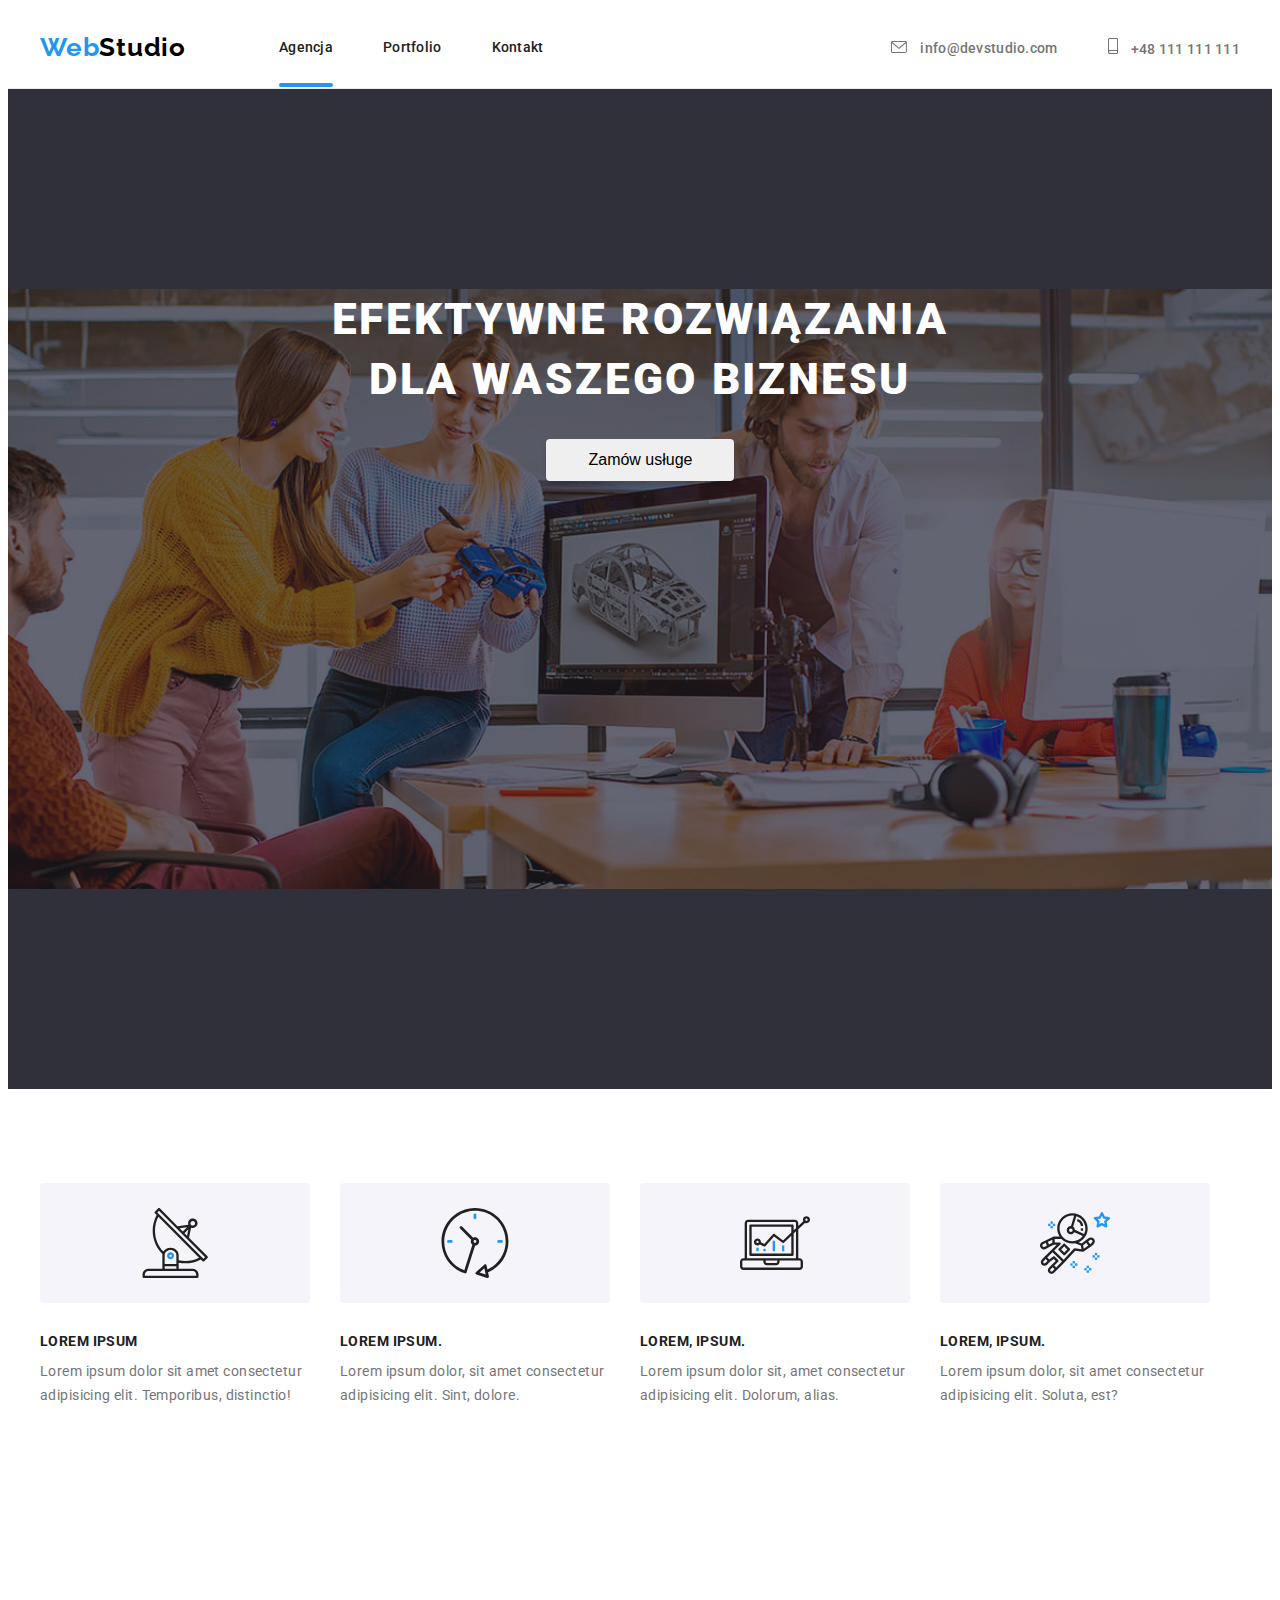
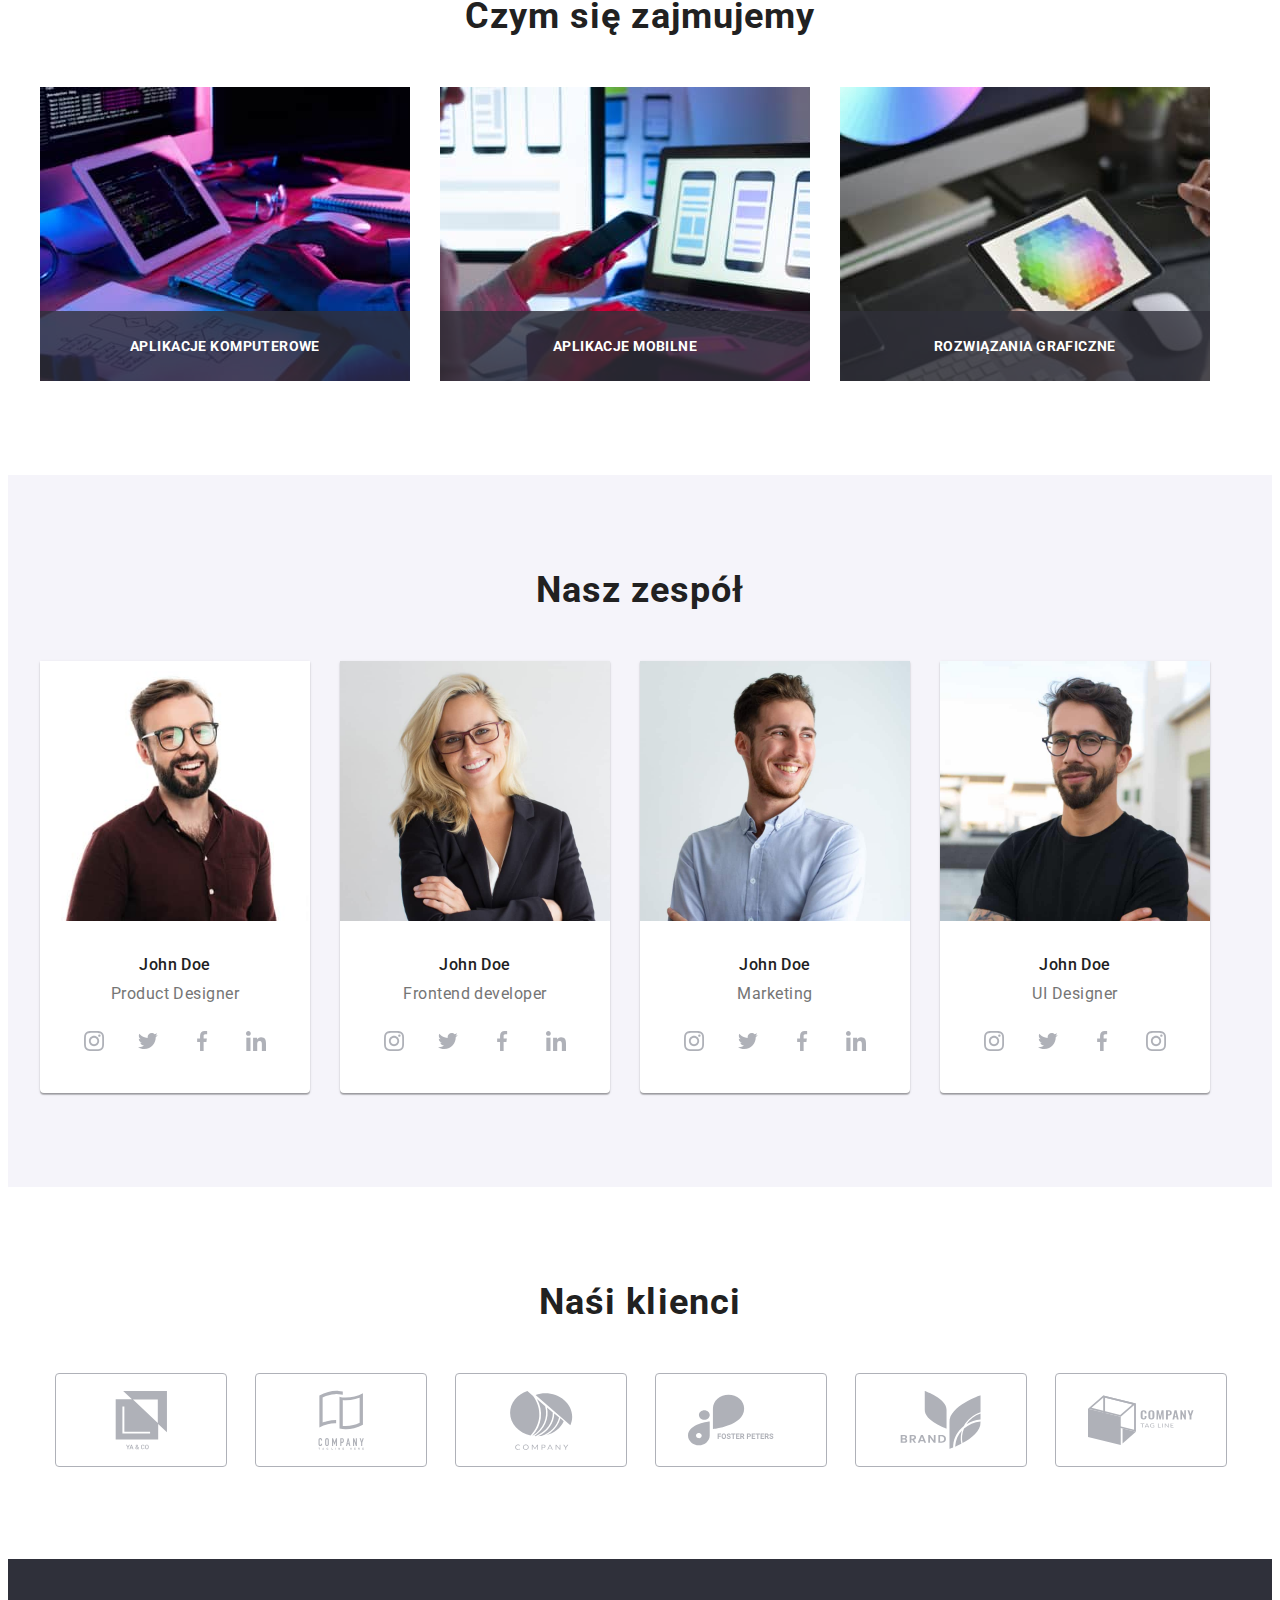
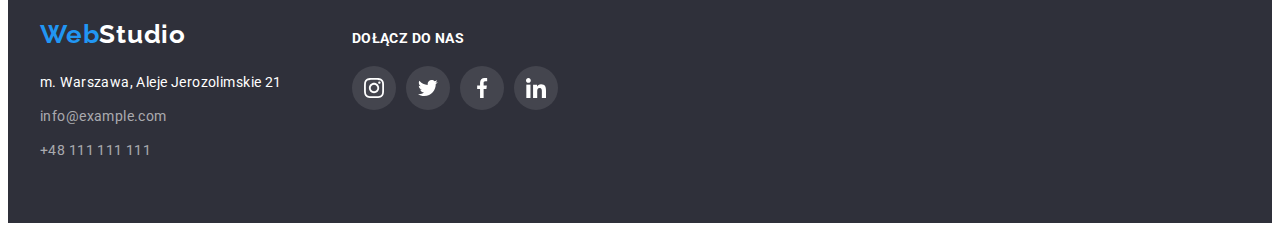
<file: index.html>
<!DOCTYPE html>
<html lang="pl">
  <head>
    <meta charset="UTF-8" />
    <meta http-equiv="X-UA-Compatible" content="IE=edge" />
    <meta name="viewport" content="width=device-width, initial-scale=1.0" />
    <title>goit-markup-hw-01</title>
    <link
      rel="stylesheet"
      href="https://cdnjs.cloudflare.com/ajax/libs/modern-normalize/1.1.0/modern-normalize.min.css"
      integrity="sha512-wpPYUAdjBVSE4KJnH1VR1HeZfpl1ub8YT/NKx4PuQ5NmX2tKuGu6U/JRp5y+Y8XG2tV+wKQpNHVUX03MfMFn9Q=="
      crossorigin="anonymous"
      referrerpolicy="no-referrer"
    />
    <link rel="stylesheet" href="./css/style.css" />
    <link rel="preconnect" href="https://fonts.googleapis.com" />
    <link rel="preconnect" href="https://fonts.gstatic.com" crossorigin />
    <link
      href="https://fonts.googleapis.com/css2?family=Raleway:wght@700&family=Roboto:wght@400;500;700;900&display=swap"
      rel="stylesheet"
    />
  </head>
  <body>
    <header class="top-menu">
      <div class="container nav-menu">
        <nav class="main-navbar">
          <a class="main-logo link" href="./index.html"
            ><span class="first">Web</span><span class="second">Studio</span></a
          >
          <ul class="main-menu list">
            <li class="main-menu-item">
              <a class="menu-link present link" href="#">Agencja</a>
            </li>
            <li class="main-menu-item">
              <a class="menu-link link" href="./portfolio.html">Portfolio</a>
            </li>
            <li class="main-menu-item">
              <a class="menu-link link" href="#logo">Kontakt</a>
            </li>
          </ul>
        </nav>
        <ul class="main-navbar-contacts list">
          <li class="navbar-contact-item">
            <a class="navbar-contacts link" href="maito:info@devstudio.com"
              ><svg class="envelope" width="16px" height="12px">
                <use href="./images/icons.svg#icon-envelope"></use>
              </svg>
              info@devstudio.com</a
            >
          </li>
          <li class="navbar-contact-item">
            <a class="navbar-contacts link" href="tel:+380961111111">
              <svg class="smartphone" width="10px" height="16px">
                <use href="./images/icons.svg#icon-smartphone"></use>
              </svg>
              +48 111 111 111</a
            >
          </li>
        </ul>
      </div>
    </header>
    <main>
      <section class="top section">
        <div class="container">
          <h1 class="section-title">
            EFEKTYWNE ROZWIĄZANIA DLA WASZEGO BIZNESU
          </h1>
          <button data-modal-open type="button" class="modal-button">
            Zamów usługe
          </button>
        </div>
      </section>
      <section class="lorem section">
        <div class="container">
          <ul class="lorem-ipsum list">
            <li class="lorem-ipsum-item">
              <div class="lorem-icon">
                <svg width="70px" height="70px">
                  <use href="./images/icons.svg#icon-antena"></use>
                </svg>
              </div>
              <h4 class="lorem-ipsum-title">Lorem ipsum</h4>
              <p class="lorem-ipsum-text">
                Lorem ipsum dolor sit amet consectetur adipisicing elit.
                Temporibus, distinctio!
              </p>
            </li>
            <li class="lorem-ipsum-item">
              <div class="lorem-icon">
                <svg width="70px" height="70px">
                  <use href="./images/icons.svg#icon-clock"></use>
                </svg>
              </div>
              <h4 class="lorem-ipsum-title">Lorem ipsum.</h4>
              <p class="lorem-ipsum-text">
                Lorem ipsum dolor, sit amet consectetur adipisicing elit. Sint,
                dolore.
              </p>
            </li>
            <li class="lorem-ipsum-item">
              <div class="lorem-icon">
                <svg width="70px" height="70px">
                  <use href="./images/icons.svg#icon-diagram"></use>
                </svg>
              </div>
              <h4 class="lorem-ipsum-title">Lorem, ipsum.</h4>
              <p class="lorem-ipsum-text">
                Lorem ipsum dolor sit, amet consectetur adipisicing elit.
                Dolorum, alias.
              </p>
            </li>
            <li class="lorem-ipsum-item">
              <div class="lorem-icon">
                <svg width="70px" height="70px">
                  <use href="./images/icons.svg#icon-astronaut"></use>
                </svg>
              </div>
              <h4 class="lorem-ipsum-title">Lorem, ipsum.</h4>
              <p class="lorem-ipsum-text">
                Lorem ipsum dolor, sit amet consectetur adipisicing elit.
                Soluta, est?
              </p>
            </li>
          </ul>
        </div>
      </section>
      <section class="activity-type section">
        <div class="container">
          <h2 class="activity-type-title">Czym się zajmujemy</h2>
          <ul class="activity-type-list list">
            <li class="activity-type-item">
              <img
                src="./images/img11.jpg"
                alt="praca programisty"
                width="370"
                height="294"
              />
              <p class="activity-type-text">Aplikacje komputerowe</p>
            </li>
            <li class="activity-type-item">
              <img
                src="./images/img22.jpg"
                alt="tworzenie aplikacji mobilnej"
                width="370"
                height="294"
              />
              <p class="activity-type-text">Aplikacje mobilne</p>
            </li>
            <li class="activity-type-item">
              <img
                src="./images/img33.jpg"
                alt="paletka kolorów"
                width="370"
                height="294"
              />
              <p class="activity-type-text">Rozwiązania graficzne</p>
            </li>
          </ul>
        </div>
      </section>
      <section class="team-member section">
        <div class="container">
          <h2 class="team-members">Nasz zespół</h2>
          <ul class="team-list list">
            <li class="team-members-list">
              <img
                src="./images/img44.jpg"
                alt="projektant produktu"
                width="270"
                height="260"
              />
              <div class="team-member-wrapper">
                <h4 class="team-member-name">John Doe</h4>
                <p class="position">Product Designer</p>
                <ul class="sm-list list">
                  <li class="sm-item">
                    <a href="" class="sm-link link">
                      <svg class="sm-icon" width="20px" height="20px">
                        <use href="./images/icons.svg#icon-instagram"></use>
                      </svg>
                    </a>
                  </li>
                  <li class="sm-item">
                    <a href="" class="sm-link link">
                      <svg class="sm-icon" width="20px" height="20px">
                        <use href="./images/icons.svg#icon-twitter"></use>
                      </svg>
                    </a>
                  </li>
                  <li class="sm-item">
                    <a href="" class="sm-link link">
                      <svg class="sm-icon" width="20px" height="20px">
                        <use href="./images/icons.svg#icon-facebook"></use>
                      </svg>
                    </a>
                  </li>
                  <li class="sm-item">
                    <a href="" class="sm-link link">
                      <svg class="sm-icon" width="20px" height="20px">
                        <use href="./images/icons.svg#icon-linkedin"></use>
                      </svg>
                    </a>
                  </li>
                </ul>
              </div>
            </li>
            <li class="team-members-list">
              <img
                src="./images/img55.jpg"
                alt="frontend programista"
                width="270"
                height="260"
              />
              <div class="team-member-wrapper">
                <h4 class="team-member-name">John Doe</h4>
                <p class="position">Frontend developer</p>
                <ul class="sm-list list">
                  <li class="sm-item">
                    <a href="" class="sm-link link">
                      <svg class="sm-icon" width="20px" height="20px">
                        <use href="./images/icons.svg#icon-instagram"></use>
                      </svg>
                    </a>
                  </li>
                  <li class="sm-item">
                    <a href="" class="sm-link link">
                      <svg class="sm-icon" width="20px" height="20px">
                        <use href="./images/icons.svg#icon-twitter"></use>
                      </svg>
                    </a>
                  </li>
                  <li class="sm-item">
                    <a href="" class="sm-link link">
                      <svg class="sm-icon" width="20px" height="20px">
                        <use href="./images/icons.svg#icon-facebook"></use>
                      </svg>
                    </a>
                  </li>
                  <li class="sm-item">
                    <a href="" class="sm-link link">
                      <svg class="sm-icon" width="20px" height="20px">
                        <use href="./images/icons.svg#icon-linkedin"></use>
                      </svg>
                    </a>
                  </li>
                </ul>
              </div>
            </li>
            <li class="team-members-list">
              <img
                src="./images/img66.jpg"
                alt="pracownik działu marketingu"
                width="270"
                height="260"
              />
              <div class="team-member-wrapper">
                <h4 class="team-member-name">John Doe</h4>
                <p class="position">Marketing</p>
                <ul class="sm-list list">
                  <li class="sm-item">
                    <a href="" class="sm-link link">
                      <svg class="sm-icon" width="20px" height="20px">
                        <use href="./images/icons.svg#icon-instagram"></use>
                      </svg>
                    </a>
                  </li>
                  <li class="sm-item">
                    <a href="" class="sm-link link">
                      <svg class="sm-icon" width="20px" height="20px">
                        <use href="./images/icons.svg#icon-twitter"></use>
                      </svg>
                    </a>
                  </li>
                  <li class="sm-item">
                    <a href="" class="sm-link link">
                      <svg class="sm-icon" width="20px" height="20px">
                        <use href="./images/icons.svg#icon-facebook"></use>
                      </svg>
                    </a>
                  </li>
                  <li class="sm-item">
                    <a href="" class="sm-link link">
                      <svg class="sm-icon" width="20px" height="20px">
                        <use href="./images/icons.svg#icon-linkedin"></use>
                      </svg>
                    </a>
                  </li>
                </ul>
              </div>
            </li>
            <li class="team-members-list">
              <img
                src="./images/img77.jpg"
                alt="UI projektant"
                width="270"
                height="260"
              />
              <div class="team-member-wrapper">
                <h4 class="team-member-name">John Doe</h4>
                <p class="position">UI Designer</p>
                <ul class="sm-list list">
                  <li class="sm-item">
                    <a href="" class="sm-link link">
                      <svg class="sm-icon" width="20px" height="20px">
                        <use href="./images/icons.svg#icon-instagram"></use>
                      </svg>
                    </a>
                  </li>
                  <li class="sm-item">
                    <a href="" class="sm-link link">
                      <svg class="sm-icon" width="20px" height="20px">
                        <use href="./images/icons.svg#icon-twitter"></use>
                      </svg>
                    </a>
                  </li>
                  <li class="sm-item">
                    <a href="" class="sm-link link">
                      <svg class="sm-icon" width="20px" height="20px">
                        <use href="./images/icons.svg#icon-facebook"></use>
                      </svg>
                    </a>
                  </li>
                  <li class="sm-item">
                    <a href="" class="sm-link link">
                      <svg class="sm-icon" width="20px" height="20px">
                        <use href="./images/icons.svg#icon-instagram"></use>
                      </svg>
                    </a>
                  </li>
                </ul>
              </div>
            </li>
          </ul>
        </div>
      </section>
      <section class="client section">
        <div class="container">
          <h2 class="client-title">Naśi klienci</h2>
          <ul class="client-list list">
            <li class="client-item">
              <a class="client-link link" href=""
                ><svg class="client-icon" width="106px" height="60px">
                  <use href="./images/icons.svg#icon-client1"></use>
                </svg>
              </a>
            </li>
            <li class="client-item">
              <a class="client-link link" href=""
                ><svg class="client-icon" width="106px" height="60px">
                  <use href="./images/icons.svg#icon-client2"></use>
                </svg>
              </a>
            </li>
            <li class="client-item">
              <a class="client-link link" href=""
                ><svg class="client-icon" width="106px" height="60px">
                  <use href="./images/icons.svg#icon-client3"></use>
                </svg>
              </a>
            </li>
            <li class="client-item">
              <a class="client-link link" href=""
                ><svg class="client-icon" width="106px" height="60px">
                  <use href="./images/icons.svg#icon-client4"></use>
                </svg>
              </a>
            </li>
            <li class="client-item">
              <a class="client-link link" href=""
                ><svg class="client-icon" width="106px" height="60px">
                  <use href="./images/icons.svg#icon-client5"></use>
                </svg>
              </a>
            </li>
            <li class="client-item">
              <a class="client-link link" href=""
                ><svg class="client-icon" width="106px" height="60px">
                  <use href="./images/icons.svg#icon-client6"></use>
                </svg>
              </a>
            </li>
          </ul>
        </div>
      </section>
    </main>
    <footer class="footer-contacts">
      <div class="footer-wrapper container">
        <div class="address-wrapper">
          <a id="logo" class="footer-logo link" href="./index.html"
            ><span class="first">Web</span
            ><span class="second-logo">Studio</span></a
          >
          <address class="footer-address-list">
            <ul class="footer-contact list">
              <li class="address-line">
                <a href="" class="link">m. Warszawa, Aleje Jerozolimskie 21</a>
              </li>
              <li class="mail-link">
                <a class="link" href="mailto:info@example.com"
                  >info@example.com</a
                >
              </li>
              <li class="tel-number">
                <a class="link" href="tel:+48111111111">+48 111 111 111</a>
              </li>
            </ul>
          </address>
        </div>

        <div class="sm-container">
          <h2 class="sm-header">Dołącz do nas</h2>
          <ul class="footer-sm-list list">
            <li class="footer-sm-item">
              <a class="footer-sm-link link" href=""
                ><svg class="footer-sm-icon" width="20px" height="20px">
                  <use href="./images/icons.svg#icon-instagram"></use>
                </svg>
              </a>
            </li>
            <li class="footer-sm-item">
              <a class="footer-sm-link link" href=""
                ><svg class="footer-sm-icon" width="20px" height="20px">
                  <use href="./images/icons.svg#icon-twitter"></use>
                </svg>
              </a>
            </li>
            <li class="footer-sm-item">
              <a class="footer-sm-link link" href=""
                ><svg class="footer-sm-icon" width="20px" height="20px">
                  <use href="./images/icons.svg#icon-facebook"></use>
                </svg>
              </a>
            </li>
            <li class="footer-sm-item">
              <a class="footer-sm-link link" href=""
                ><svg class="footer-sm-icon" width="20px" height="20px">
                  <use href="./images/icons.svg#icon-linkedin"></use>
                </svg>
              </a>
            </li>
          </ul>
        </div>
      </div>
    </footer>
    <div class="backdrop is-hidden" data-modal>
            <div class="modal">
              <button data-modal-close type="button" class="backdrop-button">
                x
              </button>
            </div>
          </div>
    <script src="modal.js"></script>
  </body>
</html>
</file>
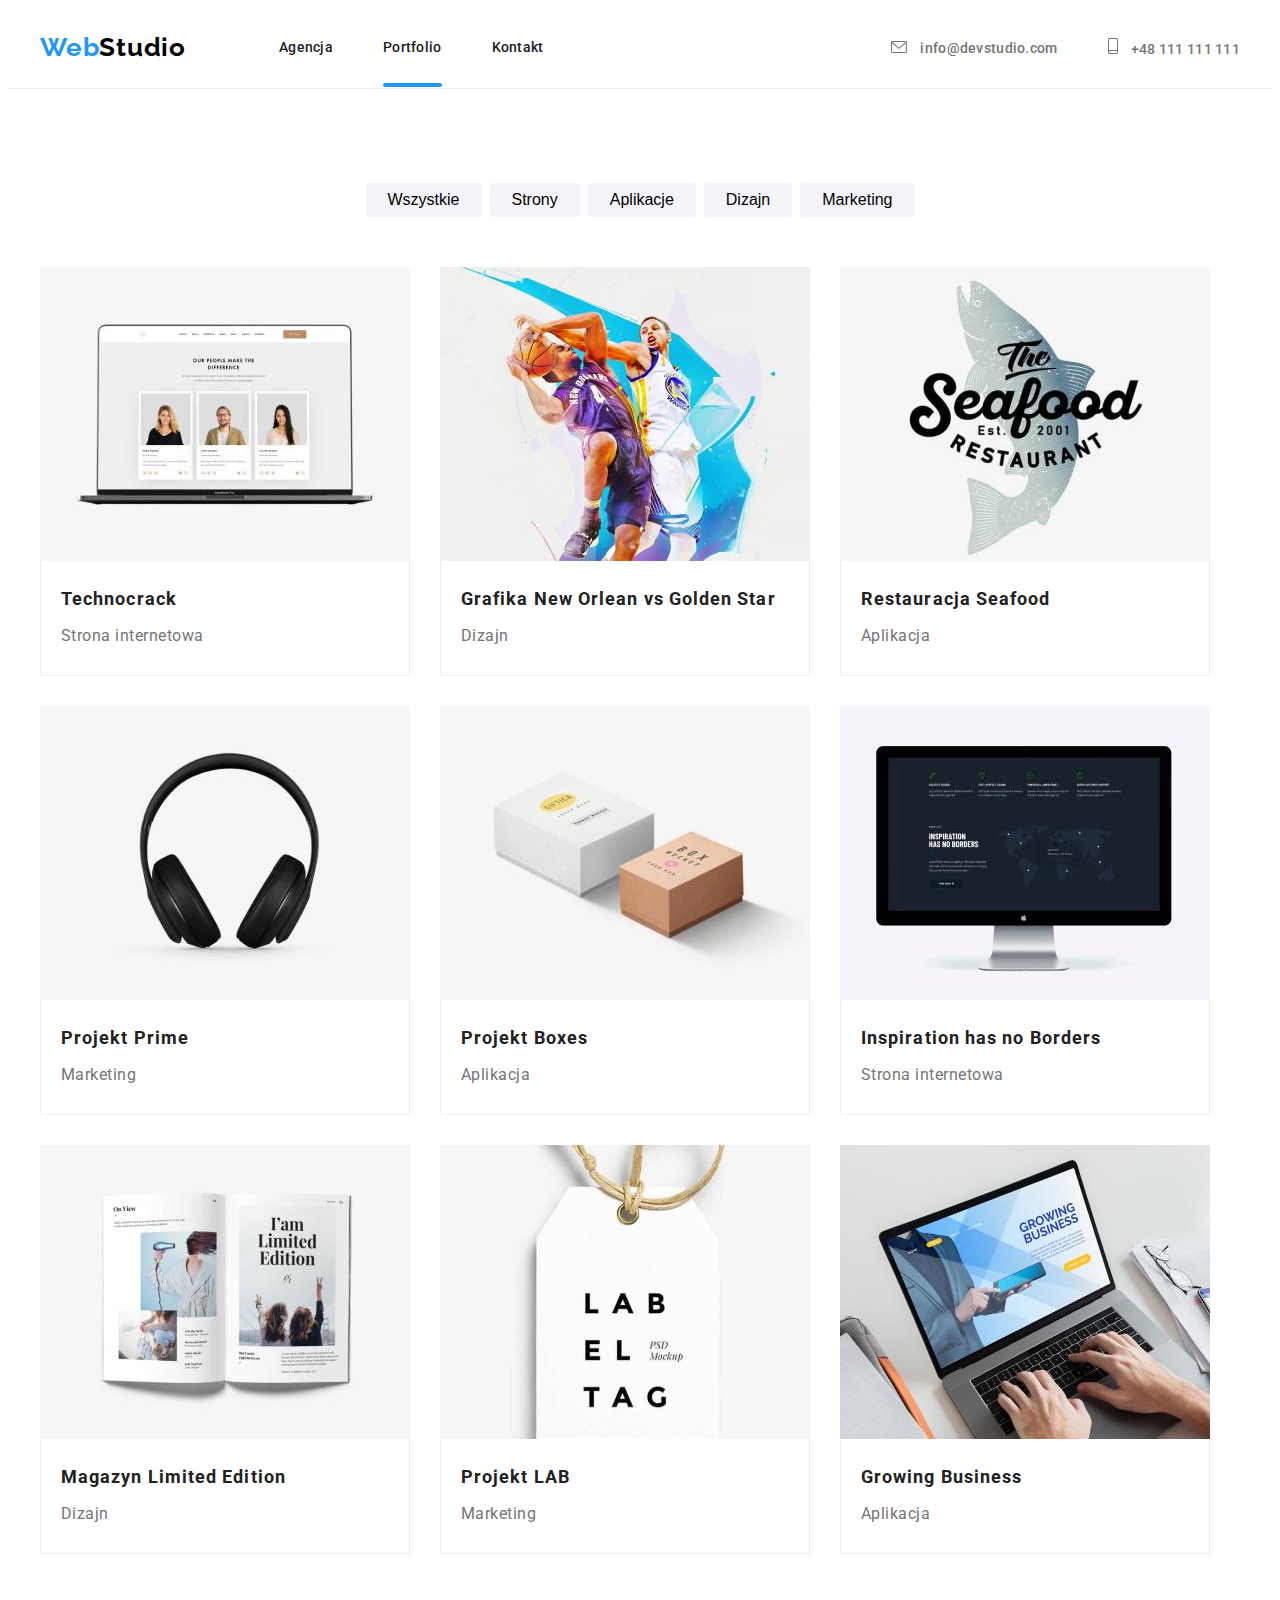
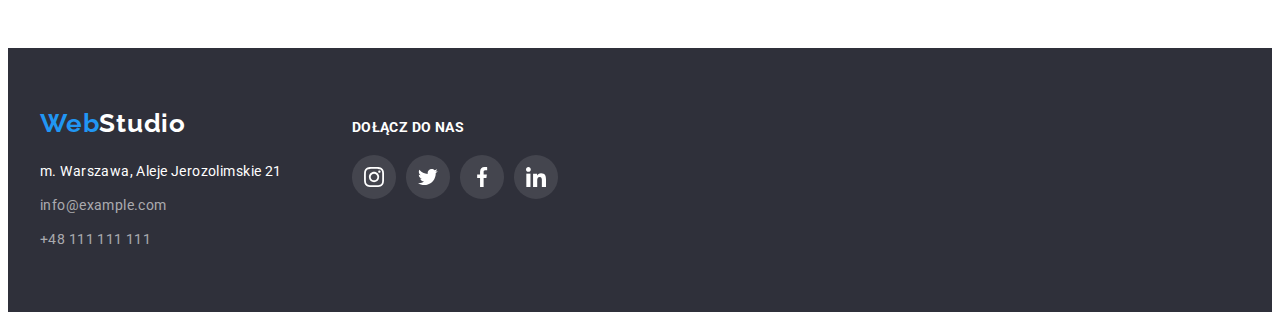
<file: portfolio.html>
<!DOCTYPE html>
<html lang="pl">
  <head>
    <meta charset="UTF-8" />
    <meta http-equiv="X-UA-Compatible" content="IE=edge" />
    <meta name="viewport" content="width=device-width, initial-scale=1.0" />
    <title>goit-markup-hw-03</title>
    <link
      rel="stylesheet"
      href="https://cdnjs.cloudflare.com/ajax/libs/modern-normalize/1.1.0/modern-normalize.min.css"
      integrity="sha512-wpPYUAdjBVSE4KJnH1VR1HeZfpl1ub8YT/NKx4PuQ5NmX2tKuGu6U/JRp5y+Y8XG2tV+wKQpNHVUX03MfMFn9Q=="
      crossorigin="anonymous"
      referrerpolicy="no-referrer"
    />
    <link rel="stylesheet" href="./css/style.css" />
    <link rel="preconnect" href="https://fonts.googleapis.com" />
    <link rel="preconnect" href="https://fonts.gstatic.com" crossorigin />
    <link
      href="https://fonts.googleapis.com/css2?family=Raleway:wght@700&family=Roboto:wght@400;500;700;900&display=swap"
      rel="stylesheet"
    />
  </head>
  <body>
    <header class="top-menu">
      <div class="container nav-menu">
        <nav class="main-navbar">
          <a class="main-logo link" href="./index.html"
            ><span class="first">Web</span><span class="second">Studio</span></a
          >
          <ul class="main-menu list">
            <li class="main-menu-item">
              <a class="menu-link link" href="#">Agencja</a>
            </li>
            <li class="main-menu-item">
              <a class="menu-link present link" href="./portfolio.html"
                >Portfolio</a
              >
            </li>
            <li class="main-menu-item">
              <a class="menu-link link" href="#logo">Kontakt</a>
            </li>
          </ul>
        </nav>
        <ul class="main-navbar-contacts list">
          <li class="navbar-contact-item">
            <a class="navbar-contacts link" href="maito:info@devstudio.com"
              ><svg class="envelope" width="16px" height="12px">
                <use href="./images/icons.svg#icon-envelope"></use>
              </svg>
              info@devstudio.com</a
            >
          </li>
          <li class="navbar-contact-item">
            <a class="navbar-contacts link" href="tel:+380961111111">
              <svg class="smartphone" width="10px" height="16px">
                <use href="./images/icons.svg#icon-smartphone"></use>
              </svg>
              +48 111 111 111</a
            >
          </li>
        </ul>
      </div>
    </header>
    <main>
      <section class="portfolio section">
        <div class="container">
          <ul class="button-nav list">
            <li class="portfolio-buttons">
              <button type="button" class="button-list">Wszystkie</button>
            </li>
            <li class="portfolio-buttons">
              <button type="button" class="button-list">Strony</button>
            </li>
            <li class="portfolio-buttons">
              <button type="button" class="button-list">Aplikacje</button>
            </li>
            <li class="portfolio-buttons">
              <button type="button" class="button-list">Dizajn</button>
            </li>
            <li class="portfolio-buttons">
              <button type="button" class="button-list">Marketing</button>
            </li>
          </ul>
          <ul class="portfolio-gallery list">
            <li class="portfolio-gallery-item">
              <a href="" class="portfolio-link link">
                <div class="portfolio-gallery-thumb">
                  <img
                    class="list-image"
                    src="./images/hw2(1).jpg"
                    alt="makieta strony internetowej"
                    width="370"
                    height="294"
                  />
                  <p class="portfolio-overflow-text">
                    Technocrack jest popularną platformą wykorzystywaną do
                    rozpowszechniania koronawirusa. Firmy wykorzystują tę
                    platformę do celów szpiegowskich i ataków na
                    niezabezpieczone serwery konkurencji
                  </p>
                </div>
                <div class="picture-text">
                  <h5 class="picture-name">Technocrack</h5>
                  <p class="picture-description">Strona internetowa</p>
                </div>
              </a>
            </li>
            <li class="portfolio-gallery-item">
              <a href="" class="portfolio-link link">
                <div class="portfolio-gallery-thumb">
                  <img
                    class="list-image"
                    src="./images/hm2(2).jpg"
                    alt="przykład dizajnu baneru"
                    width="370"
                    height="294"
                  />
                  <p class="portfolio-overflow-text">
                    Technocrack jest popularną platformą wykorzystywaną do
                    rozpowszechniania koronawirusa. Firmy wykorzystują tę
                    platformę do celów szpiegowskich i ataków na
                    niezabezpieczone serwery konkurencji
                  </p>
                </div>
                <div class="picture-text">
                  <h5 class="picture-name">
                    Grafika New Orlean vs Golden Star
                  </h5>
                  <p class="picture-description">Dizajn</p>
                </div>
              </a>
            </li>
            <li class="portfolio-gallery-item">
              <a href="" class="portfolio-link link">
                <div class="portfolio-gallery-thumb">
                  <img
                    class="list-image"
                    src="./images/hm2(3).jpg"
                    alt="logo restauracji"
                    width="370"
                    height="294"
                  />
                  <p class="portfolio-overflow-text">
                    Technocrack jest popularną platformą wykorzystywaną do
                    rozpowszechniania koronawirusa. Firmy wykorzystują tę
                    platformę do celów szpiegowskich i ataków na
                    niezabezpieczone serwery konkurencji
                  </p>
                </div>
                <div class="picture-text">
                  <h5 class="picture-name">Restauracja Seafood</h5>
                  <p class="picture-description">Aplikacja</p>
                </div>
              </a>
            </li>
            <li class="portfolio-gallery-item">
              <a href="" class="portfolio-link link">
                <div class="portfolio-gallery-thumb">
                  <img
                    class="list-image"
                    src="./images/hw2(4).jpg"
                    alt="słuchawki"
                    width="370"
                    height="294"
                  />
                  <p class="portfolio-overflow-text">
                    Technocrack jest popularną platformą wykorzystywaną do
                    rozpowszechniania koronawirusa. Firmy wykorzystują tę
                    platformę do celów szpiegowskich i ataków na
                    niezabezpieczone serwery konkurencji
                  </p>
                </div>
                <div class="picture-text">
                  <h5 class="picture-name">Projekt Prime</h5>
                  <p class="picture-description">Marketing</p>
                </div>
              </a>
            </li>
            <li class="portfolio-gallery-item">
              <a href="" class="portfolio-link link">
                <div class="portfolio-gallery-thumb">
                  <img
                    class="list-image"
                    src="./images/hw2(5).jpg"
                    alt="logo aplikacji boxes"
                    width="370"
                    height="294"
                  />
                  <p class="portfolio-overflow-text">
                    Technocrack jest popularną platformą wykorzystywaną do
                    rozpowszechniania koronawirusa. Firmy wykorzystują tę
                    platformę do celów szpiegowskich i ataków na
                    niezabezpieczone serwery konkurencji
                  </p>
                </div>
                <div class="picture-text">
                  <h5 class="picture-name">Projekt Boxes</h5>
                  <p class="picture-description">Aplikacja</p>
                </div>
              </a>
            </li>
            <li class="portfolio-gallery-item">
              <a href="" class="portfolio-link link">
                <div class="portfolio-gallery-thumb">
                  <img
                    class="list-image"
                    src="./images/hm2(6).jpg"
                    alt="monitor z przykładową stroną internetową"
                    width="370"
                    height="294"
                  />
                  <p class="portfolio-overflow-text">
                    Technocrack jest popularną platformą wykorzystywaną do
                    rozpowszechniania koronawirusa. Firmy wykorzystują tę
                    platformę do celów szpiegowskich i ataków na
                    niezabezpieczone serwery konkurencji
                  </p>
                </div>
                <div class="picture-text">
                  <h5 class="picture-name">Inspiration has no Borders</h5>
                  <p class="picture-description">Strona internetowa</p>
                </div>
              </a>
            </li>
            <li class="portfolio-gallery-item">
              <a href="" class="portfolio-link link">
                <div class="portfolio-gallery-thumb">
                  <img
                    class="list-image"
                    src="./images/hw2(7).jpg"
                    alt="dizajn magazynu"
                    width="370"
                    height="294"
                  />
                  <p class="portfolio-overflow-text">
                    Technocrack jest popularną platformą wykorzystywaną do
                    rozpowszechniania koronawirusa. Firmy wykorzystują tę
                    platformę do celów szpiegowskich i ataków na
                    niezabezpieczone serwery konkurencji
                  </p>
                </div>
                <div class="picture-text">
                  <h5 class="picture-name">Magazyn Limited Edition</h5>
                  <p class="picture-description">Dizajn</p>
                </div>
              </a>
            </li>
            <li class="portfolio-gallery-item">
              <a href="" class="portfolio-link link">
                <div class="portfolio-gallery-thumb">
                  <img
                    class="list-image"
                    src="./images/hw2(8).jpg"
                    alt="etykieta"
                    width="370"
                    height="294"
                  />
                  <p class="portfolio-overflow-text">
                    Technocrack jest popularną platformą wykorzystywaną do
                    rozpowszechniania koronawirusa. Firmy wykorzystują tę
                    platformę do celów szpiegowskich i ataków na
                    niezabezpieczone serwery konkurencji
                  </p>
                </div>
                <div class="picture-text">
                  <h5 class="picture-name">Projekt LAB</h5>
                  <p class="picture-description">Marketing</p>
                </div>
              </a>
            </li>
            <li class="portfolio-gallery-item">
              <a href="" class="portfolio-link link">
                <div class="portfolio-gallery-thumb">
                  <img
                    class="list-image"
                    src="./images/hw2(9).jpg"
                    alt="aplikacja na laptopie"
                    width="370"
                    height="294"
                  />
                  <p class="portfolio-overflow-text">
                    Technocrack jest popularną platformą wykorzystywaną do
                    rozpowszechniania koronawirusa. Firmy wykorzystują tę
                    platformę do celów szpiegowskich i ataków na
                    niezabezpieczone serwery konkurencji
                  </p>
                </div>
                <div class="picture-text">
                  <h5 class="picture-name">Growing Business</h5>
                  <p class="picture-description">Aplikacja</p>
                </div>
              </a>
            </li>
          </ul>
        </div>
      </section>
    </main>
    <footer class="footer-contacts">
      <div class="footer-wrapper container">
        <div class="address-wrapper">
          <a id="logo" class="footer-logo link" href="./index.html"
            ><span class="first">Web</span
            ><span class="second-logo">Studio</span></a
          >
          <address class="footer-address-list">
            <ul class="footer-contact list">
              <li class="address-line">
                <a href="" class="link">m. Warszawa, Aleje Jerozolimskie 21</a>
              </li>
              <li class="mail-link">
                <a class="link" href="mailto:info@example.com"
                  >info@example.com</a
                >
              </li>
              <li class="tel-number">
                <a class="link" href="tel:+48111111111">+48 111 111 111</a>
              </li>
            </ul>
          </address>
        </div>

        <div class="sm-container">
          <h2 class="sm-header">Dołącz do nas</h2>
          <ul class="footer-sm-list list">
            <li class="footer-sm-item">
              <a class="footer-sm-link link" href=""
                ><svg class="footer-sm-icon" width="20px" height="20px">
                  <use href="./images/icons.svg#icon-instagram"></use>
                </svg>
              </a>
            </li>
            <li class="footer-sm-item">
              <a class="footer-sm-link link" href=""
                ><svg class="footer-sm-icon" width="20px" height="20px">
                  <use href="./images/icons.svg#icon-twitter"></use>
                </svg>
              </a>
            </li>
            <li class="footer-sm-item">
              <a class="footer-sm-link link" href=""
                ><svg class="footer-sm-icon" width="20px" height="20px">
                  <use href="./images/icons.svg#icon-facebook"></use>
                </svg>
              </a>
            </li>
            <li class="footer-sm-item">
              <a class="footer-sm-link link" href=""
                ><svg class="footer-sm-icon" width="20px" height="20px">
                  <use href="./images/icons.svg#icon-linkedin"></use>
                </svg>
              </a>
            </li>
          </ul>
        </div>
      </div>
    </footer>
  </body>
</html>
</file>
<file: css/style.css>
:root {
  --main-color: #212121;
  --secondary-color: #757575;
  --hover-color: #2196f3;
  --background-color: #e5e5e5;
  --white-background-color: #ffffff;
  --secondary-backgroud-color: #2f303a;
}

body {
  font-family: "Roboto", sans-serif;
  color: var(--main-color);
}

.link {
  text-decoration: none;
  cursor: pointer;
}
.list {
  list-style: none;
  margin: 0px;
  padding: 0px;
}

ul {
  list-style-type: none;
}

.section {
  padding-top: 94px;
  padding-bottom: 94px;
}
.container {
  max-width: 1200px;
  margin-left: auto;
  margin-right: auto;
  padding-left: 15px;
  padding-right: 15px;
}

h1,
h2,
h3,
h4,
h5,
h6,
p,
ul {
  margin: 0;
  padding: 0;
}

.top-menu {
  border-bottom: 1px solid #ececec;
}

.nav-menu {
  display: flex;
  align-items: center;
}

.main-logo {
  text-decoration: none;
  font-family: Raleway;
  font-weight: 700;
  font-size: 26px;
  line-height: 31px;
  letter-spacing: 0.03em;
}
.first {
  color: var(--hover-color);
}
.second {
  color: #000000;
}
.main-navbar {
  font-weight: 500;
  font-style: Medium;
  font-size: 14px;
  line-height: 100%;
  align: Left;
  vertical-align: Top;
  letter-spacing: 2%;
  display: flex;
  align-items: center;
}

.main-menu {
  display: flex;
  margin-left: 93px;
}

.main-menu-item {
  display: block;
  padding: 32px 0;
}

.main-menu .main-menu-item + .main-menu-item {
  margin-left: 50px;
  display: block;
  padding: 32px 0;
}

.menu-link {
  padding: 32px 0;
  color: var(--main-color);
  font-weight: 500;
  font-size: 14px;
  line-height: 1.14;
  letter-spacing: 0.02em;
  transition: color 250ms cubic-bezier(0.4, 0, 0.2, 1);
}
.menu-link {
  position: relative;
}

.present::after {
  content: "";
  position: absolute;
  bottom: 0;
  left: 0;
  width: 100%;
  height: 4px;
  border-radius: 2px;
  background: var(--hover-color);
}

.main-menu .link:hover,
.main-menu .link:focus {
  color: var(--hover-color);
}

.main-navbar-contacts .link:hover {
  color: var(--hover-color);
}

.envelope,
.smartphone {
  fill: currentColor;
  margin-right: 10px;
}

.navbar-contacts .envelope:hover,
.navbar-contacts .envelope:focus {
  color: var(--hover-color);
}

.main-navbar-contacts {
  display: flex;
  margin-left: auto;
  align-items: center;
}

.main-navbar-contacts .navbar-contact-item + .navbar-contact-item {
  margin-left: 50px;
}

.navbar-contacts {
  text-decoration: none;
  color: var(--secondary-color);
  font-weight: 500;
  font-size: 14px;
  line-height: 16px;
  letter-spacing: 0.02em;
  transition: color 250ms cubic-bezier(0.4, 0, 0.2, 1);
}

.top {
  background-color: var(--secondary-backgroud-color);
  color: var(--white-background-color);
  text-align: center;
  padding-top: 200px;
  padding-bottom: 200px;
  margin-left: auto;
  margin-right: auto;
  background-image: linear-gradient(
      rgba(47, 48, 58, 0.4),
      rgba(47, 48, 58, 0.4)
    ),
    url(../images/meeting.jpg);
  max-width: 1600px;
  height: 600px;
  background-position: 50% 50%;
  background-repeat: no-repeat;
}

.section-title {
  margin-left: auto;
  margin-right: auto;
  max-width: 696px;
  font-family: "Roboto";
  font-style: normal;
  font-weight: 900;
  font-size: 44px;
  line-height: 60px;
  margin-bottom: 30px;
  text-align: center;
  letter-spacing: 0.06em;
  text-transform: uppercase;
}

.modal-button {
  display: inline-block;
  font-weight: 500;
  font-style: Medium;
  font-size: 16px;
  line-height: 26px;
  line-height: 139%;
  box-align: Center;
  vertical-align: Top;
  letter-spacing: 3%;
  border: none;
  border-radius: 4px;
  box-shadow: 0px 4px 4px rgba(0, 0, 0, 0.15);
  border-radius: 4px;
  padding: 10px 41px 10px 42px;
  transition: color 250ms cubic-bezier(0.4, 0, 0.2, 1),
    background-color 250ms cubic-bezier(0.4, 0, 0.2, 1);
}

.modal-button:hover,
.modal-button:focus {
  cursor: pointer;
  background-color: var(--hover-color);
  color: #ffffff;
}

.is-hidden {
  visibility: hidden;
  opacity: 0;
  pointer-events: none;
}

.backdrop {
  position: fixed;
  left: 0;
  right: 0;
  top: 0;
  bottom: 0;
  width: 100%;
  height: 100%;
  background: rgba(0, 0, 0, 0.2);
}
.modal {
  position: absolute;
  width: 528px;
  height: 581px;
  left: 50%;
  top: 50%;
  background: #ffffff;
  box-shadow: 0px 1px 3px rgba(0, 0, 0, 0.12), 0px 1px 1px rgba(0, 0, 0, 0.14),
    0px 2px 1px rgba(0, 0, 0, 0.2);
  border-radius: 4px;
  transform: translate(-50%, -50%);

  transition: transform 0.3s ease-in;
}

.is-hidden .modal {
  transform: translate(-100%, -100%) scale(0);
}
.backdrop-button {
  display: inline-block;
  margin-top: 8px;
  margin-right: 8px;
  margin-left: 490px;
  border: 1px solid rgba(0, 0, 0, 0.1);
  border-radius: 50%;
  width: 30px;
  height: 30px;
  padding: 5px;
  background-color: #ffffff;
  transition: color 250ms cubic-bezier(0.4, 0, 0.2, 1),
    background-color 250ms cubic-bezier(0.4, 0, 0.2, 1),
    border-color 250ms cubic-bezier(0.4, 0, 0.2, 1);
}

.backdrop-button:hover {
  background-color: #2196f3;
  border-color: #2196f3;
  color: #ffffff;
}




.lorem-ipsum {
  display: flex;
}

.lorem-ipsum-title {
  padding-bottom: 10px;
  font-weight: 700;
  font-size: 14px;
  line-height: 16px;
  letter-spacing: 0.03em;
  text-transform: uppercase;
}

.lorem-ipsum-text {
  font-weight: 400;
  font-size: 14px;
  line-height: 24px;
  letter-spacing: 0.03em;
  color: var(--secondary-color);
}

.lorem-ipsum-item {
  width: 270px;
}

.lorem-ipsum-item + .lorem-ipsum-item {
  margin-left: 30px;
}

.activity-type {
  margin-top: 0;
}

.lorem-icon {
  display: flex;
  align-items: center;
  justify-content: center;
  width: 270px;
  height: 120px;
  margin-bottom: 30px;
  background: #f5f4fa;
  border-radius: 4px;
}

.activity-type-title {
  font-family: "Roboto";
  font-weight: 700;
  font-size: 36px;
  line-height: 42px;
  text-align: center;
  letter-spacing: 0.03em;
  margin-bottom: 50px;
}

.activity-type-list {
  display: flex;
}

.activity-type-item {
  position: relative;
  display: inline-flex;
}

.activity-type-text {
  position: absolute;
  left: 0;
  right: 0;
  color: var(--white-background-color);
  background: rgba(47, 48, 58, 0.8);
  bottom: 0;
  font-weight: 700;
  font-size: 14px;
  line-height: 16px;
  text-align: center;
  letter-spacing: 0.03em;
  text-transform: uppercase;
  padding-top: 27px;
  padding-bottom: 27px;
}

.activity-type-item + .activity-type-item {
  margin-left: 30px;
}

.team-member {
  background-color: #f5f4fa;
  text-align: center;
}

.team-members {
  font-weight: 700;
  font-size: 36px;
  line-height: 42px;
  text-align: center;
  letter-spacing: 0.03em;
  margin-bottom: 50px;
}

.team-list {
  display: flex;
}

.team-members-list {
  width: 270px;
  background: #ffffff;
  box-shadow: 0px 1px 3px rgba(0, 0, 0, 0.12), 0px 1px 1px rgba(0, 0, 0, 0.14),
    0px 2px 1px rgba(0, 0, 0, 0.2);
  border-radius: 0px 0px 4px 4px;
}

.team-members-list + .team-members-list {
  margin-left: 30px;
}

.team-member-wrapper {
  padding-top: 30px;
  padding-bottom: 30px;
}

.team-member-name {
  font-weight: 500;
  font-size: 16px;
  line-height: 19px;
  text-align: center;
  letter-spacing: 0.03em;
  margin-bottom: 10px;
}

.position {
  font-weight: 400;
  font-size: 16px;
  line-height: 19px;
  text-align: center;
  letter-spacing: 0.03em;
  color: var(--secondary-color);
  padding-bottom: 16px;
}

.sm-list {
  display: flex;
  justify-content: center;
  align-items: center;
}
.sm-item {
  width: 44px;
  height: 44px;
}

.sm-item:not(:last-child) {
  margin-right: 10px;
}

.sm-link {
  display: flex;
  align-items: center;
  justify-content: center;
  width: 44px;
  height: 44px;
  border-radius: 50%;
  background-color: var(--white-background-color);
  color: #afb1b8;
  transition: color 250ms cubic-bezier(0.4, 0, 0.2, 1),
    background-color 250ms cubic-bezier(0.4, 0, 0.2, 1);
}

.sm-link:hover,
.sm-link:focus {
  background-color: var(--hover-color);
  color: var(--white-background-color);
}

.sm-icon {
  fill: currentColor;
}

.client-list {
  display: flex;
  justify-content: center;
  align-items: center;
}

.client-item {
  width: 170px;
  height: 92px;
}

.client-item:not(:last-child) {
  margin-right: 30px;
}

.client-link {
  display: flex;
  justify-content: center;
  align-items: center;
  width: 100%;
  height: 100%;
  border: 1px solid #afb1b8;
  color: #afb1b8;
  border-radius: 4px;
  transition: border 250ms cubic-bezier(0.4, 0, 0.2, 1),
    color 250ms cubic-bezier(0.4, 0, 0.2, 1),
    fill 250ms cubic-bezier(0.4, 0, 0.2, 1);
}
.client-icon {
  fill: currentColor;
}

.client-link:hover,
.client-link:focus {
  border: 1px solid var(--hover-color);
  color: var(--hover-color);
}

.client-link:hover .client-icon,
.client-link:focus .client-icon {
  fill: currentColor;
}

.client-title {
  font-weight: 700;
  font-size: 36px;
  line-height: 42px;
  text-align: center;
  letter-spacing: 0.03em;
  margin-bottom: 50px;
  color: var(--main-color);
}

.footer-contacts {
  background-color: var(--secondary-backgroud-color);
  padding-top: 60px;
  padding-bottom: 60px;
}

.second-logo {
  margin-bottom: 20px;
}

.footer-logo {
  text-decoration: none;
  font-family: Raleway;
  font-weight: 700;
  font-size: 26px;
  line-height: 31px;
  letter-spacing: 0.03em;
  display: inline-block;
  margin-bottom: 20px;
}

.footer-address-list {
  font-style: normal;
  font-weight: 400;
  font-size: 14px;
  line-height: 1.71;
}
.address-line {
  margin-bottom: 9px;
}
.mail-link {
  margin-bottom: 9px;
}

.address-line .link {
  font-size: 14px;
  line-height: 24px;
  letter-spacing: 0.03em;
  color: var(--white-background-color);
  transition: color 250ms cubic-bezier(0.4, 0, 0.2, 1);
}

.mail-link .link {
  font-size: 14px;
  line-height: 24px;
  letter-spacing: 0.03em;
  color: rgba(255, 255, 255, 0.6);
  transition: 250ms cubic-bezier(0.4, 0, 0.2, 1);
}

.address-line .link:hover {
  color: var(--hover-color);
}

.tel-number .link {
  font-size: 14px;
  line-height: 24px;
  letter-spacing: 0.03em;
  color: rgba(255, 255, 255, 0.6);
  transition: color 250ms cubic-bezier(0.4, 0, 0.2, 1);
}

.mail-link .link:hover {
  color: var(--hover-color);
}
.tel-number .link:hover {
  color: var(--hover-color);
}

.footer-wrapper {
  display: flex;
  justify-content: start;
  align-items: baseline;
}
.address-wrapper {
  margin-right: 70px;
}

.sm-header {
  font-weight: 700;
  font-size: 14px;
  line-height: 16px;
  letter-spacing: 0.03em;
  text-transform: uppercase;
  margin-bottom: 20px;
  color: var(--white-background-color);
}

.footer-sm-list {
  display: flex;
  justify-content: start;
  align-items: center;
}

.footer-sm-item {
  width: 44px;
  height: 44px;
  border-radius: 50%;
  background: rgba(255, 255, 255, 0.1);
}

.footer-sm-link {
  display: flex;
  align-items: center;
  justify-content: center;
  width: 100%;
  height: 100%;
  border-radius: 50%;
  color: var(--white-background-color);
  transition: background-color 250ms cubic-bezier(0.4, 0, 0.2, 1),
    color 250ms cubic-bezier(0.4, 0, 0.2, 1);
}

.footer-sm-item:not(:last-child) {
  margin-right: 10px;
}

.footer-sm-link {
  fill: currentColor;
}

.footer-sm-link:hover,
.footer-sm-link:focus {
  background-color: var(--hover-color);
}

.button-nav {
  display: flex;
  justify-content: center;
  margin-bottom: 50px;
  font-weight: 500;
  font-size: 16px;
  line-height: 1.63;
  text-align: center;
}

.button-nav .button-list {
  display: flex;
  padding: 6px 22px;
  border-radius: 4px;
  border: none;
}

.button-list {
  display: inline-block;
  font-weight: 500;
  font-style: Medium;
  font-size: 16px;
  line-height: 26px;
  line-height: 139%;
  box-align: Center;
  vertical-align: Top;
  letter-spacing: 3%;
  border: none;
  border-radius: 4px;
  background: #f5f4fa;
  border-radius: 4px;
  padding: 10px 41px 10px 42px;
  transition: color 250ms cubic-bezier(0.4, 0, 0.2, 1),
    background-color 250ms cubic-bezier(0.4, 0, 0.2, 1),
    box-shadow 250ms cubic-bezier(0.4, 0, 0.2, 1);
}

.button-list:hover,
.button-list:focus {
  cursor: pointer;
  background-color: var(--hover-color);
  color: #ffffff;
  box-shadow: 0px 3px 1px rgba(0, 0, 0, 0.1), 0px 1px 2px rgba(0, 0, 0, 0.08),
    0px 2px 2px rgba(0, 0, 0, 0.12);
}

.portfolio-buttons + .portfolio-buttons {
  margin-left: 8px;
}

.portfolio-gallery {
  display: flex;
  flex-wrap: wrap;
  align-items: center;
  margin: -15px;
}

.portfolio-gallery-item {
  margin: 15px;
  width: 370px;
  transition: box-shadow 250ms cubic-bezier(0.4, 0, 0.2, 1);
}

.portfolio-gallery-item:hover,
.portfolio-gallery-item:focus {
  box-shadow: 0px 1px 1px rgba(0, 0, 0, 0.12), 0px 4px 4px rgba(0, 0, 0, 0.06),
    1px 4px 6px rgba(0, 0, 0, 0.16);
}

.portfolio-gallery-thumb > img {
  display: block;
  width: 100%;
  height: 100%;
  object-fit: cover;
}

.portfolio-gallery-thumb {
  position: relative;
  overflow: hidden;
}

.portfolio-overflow-text {
  position: absolute;
  padding: 49px 45px 49px 24px;
  left: 0;
  right: 0;
  top: 0;
  bottom: 0;
  background: rgba(33, 150, 243, 0.9);
  color: var(--white-background-color);
  overflow: hidden;
  transform: translateY(100%);
  transition: transform 0.6s ease-in;
  font-weight: 400;
  font-size: 18px;
  line-height: 28px;
  letter-spacing: 0.03em;
}

.portfolio-link:hover .portfolio-overflow-text {
  transform: translateY(0%);
}
.picture-text {
  color: var(--main-color);
  padding: 20px 20px 24px 20px;
  border-left: 1px solid #eeeeee;
  border-right: 1px solid #eeeeee;
  border-bottom: 1px solid #eeeeee;
}

.picture-name {
  font-weight: 700;
  font-size: 18px;
  line-height: 36px;
  letter-spacing: 0.06em;
  margin-bottom: 4px;
}
.picture-description {
  font-weight: 400;
  font-size: 16px;
  line-height: 30px;
  letter-spacing: 0.03em;
  color: var(--secondary-color);
}

.second-logo {
  color: #ffffff;
}
</file>
